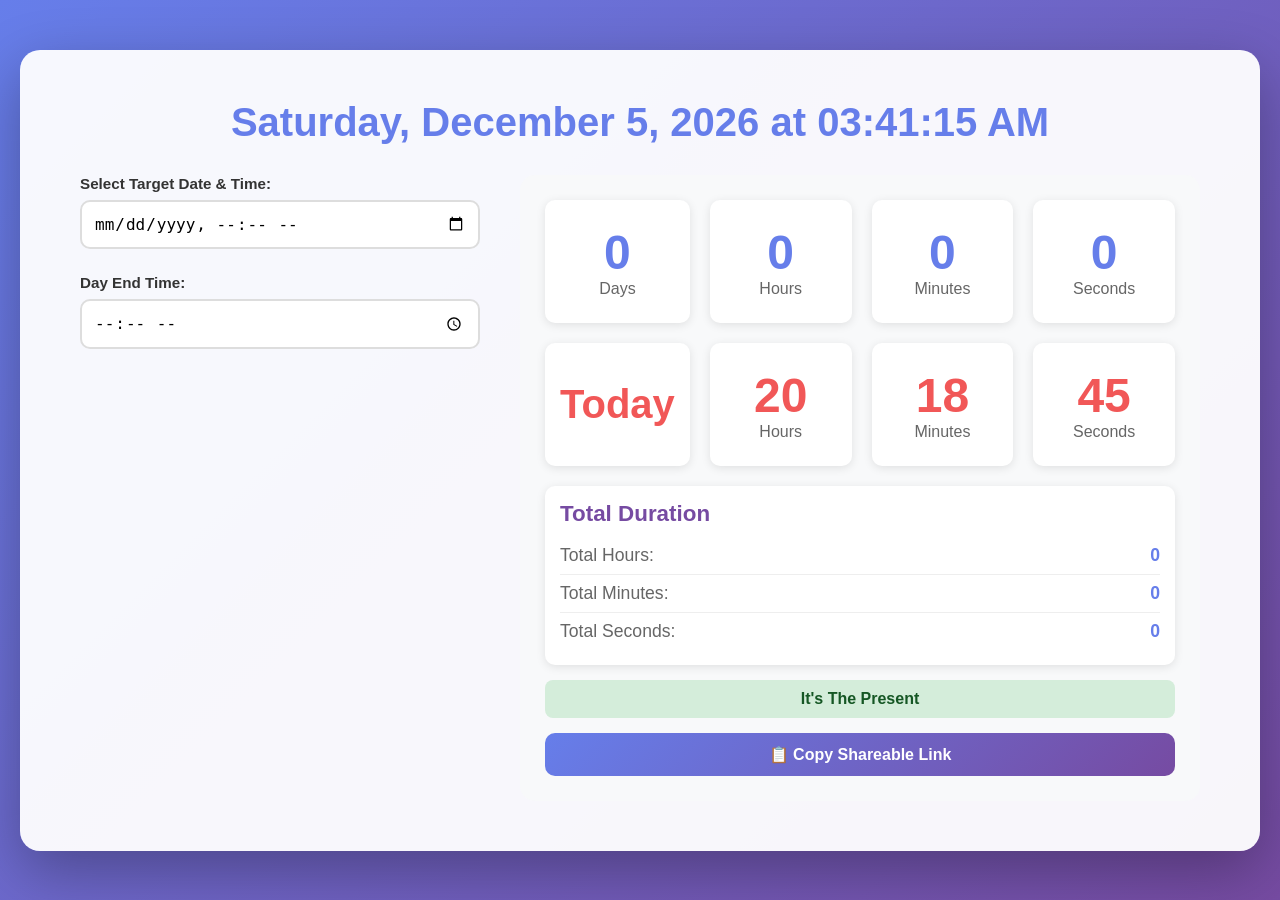
<file: index.html>
<!DOCTYPE html>
<html lang="en">
<head>
    <meta charset="UTF-8">
    <link rel="icon" type="image/png" href="favicon.png">
    <meta name="viewport" content="width=device-width, initial-scale=1.0">
    <title>Date Countdown</title>
    <link rel="stylesheet" href="style.css">
</head>
<body class="loading no-overflow">
    <div class="container">
        <h1 id="currentTime"></h1>
        
        <div class="main-content">
            <div class="left-panel">
                <div class="input-group">
                    <label for="targetDateTime">Select Target Date & Time:</label>
                    <input type="datetime-local" id="targetDateTime">
                </div>
                
                <div class="input-group">
                    <label for="dayEndTime">Day End Time:</label>
                    <input type="time" id="dayEndTime">
                </div>
            </div>

            <div class="result" id="result">
                <div class="time-grid">
                    <span class="time-box">
                        <span class="time-value" id="days">0</span>
                        <span class="time-label">Days</span>
                    </span>
                    <span class="time-box">
                        <span class="time-value" id="hours">0</span>
                        <span class="time-label">Hours</span>
                    </span>
                    <span class="time-box">
                        <span class="time-value" id="minutes">0</span>
                        <span class="time-label">Minutes</span>
                    </span>
                    <span class="time-box">
                        <span class="time-value" id="seconds">0</span>
                        <span class="time-label">Seconds</span>
                    </span>
                    
                    <span class="today time-box">
                      <span class="time-title">Today</span>
                    </span>

                    <span class="today time-box">
                        <span class="time-value" id="DEH">0</span>
                        <span class="time-label">Hours</span>
                    </span>
                    <span class="today time-box">
                        <span class="time-value" id="DEM">0</span>
                        <span class="time-label">Minutes</span>
                    </span>
                    <span class="today time-box">
                        <span class="time-value" id="DES">0</span>
                        <span class="time-label">Seconds</span>
                    </span>
                </div>


                <div class="total-section">
                    <h3>Total Duration</h3>
                    <div class="total-item">
                        <span class="total-label">Total Hours:</span>
                        <span class="total-value" id="totalHours">0</span>
                    </div>
                    <div class="total-item">
                        <span class="total-label">Total Minutes:</span>
                        <span class="total-value" id="totalMinutes">0</span>
                    </div>
                    <div class="total-item">
                        <span class="total-label">Total Seconds:</span>
                        <span class="total-value" id="totalSeconds">0</span>
                    </div>
                </div>

                <div class="direction" id="direction"></div>

                <button class="share-btn" id="shareBtn">📋 Copy Shareable Link</button>
            </div>
        </div>
    </div>

    <script src="preserve_selection.js"></script>
    <script src="script.js"></script>

</body>
</html>
</file>
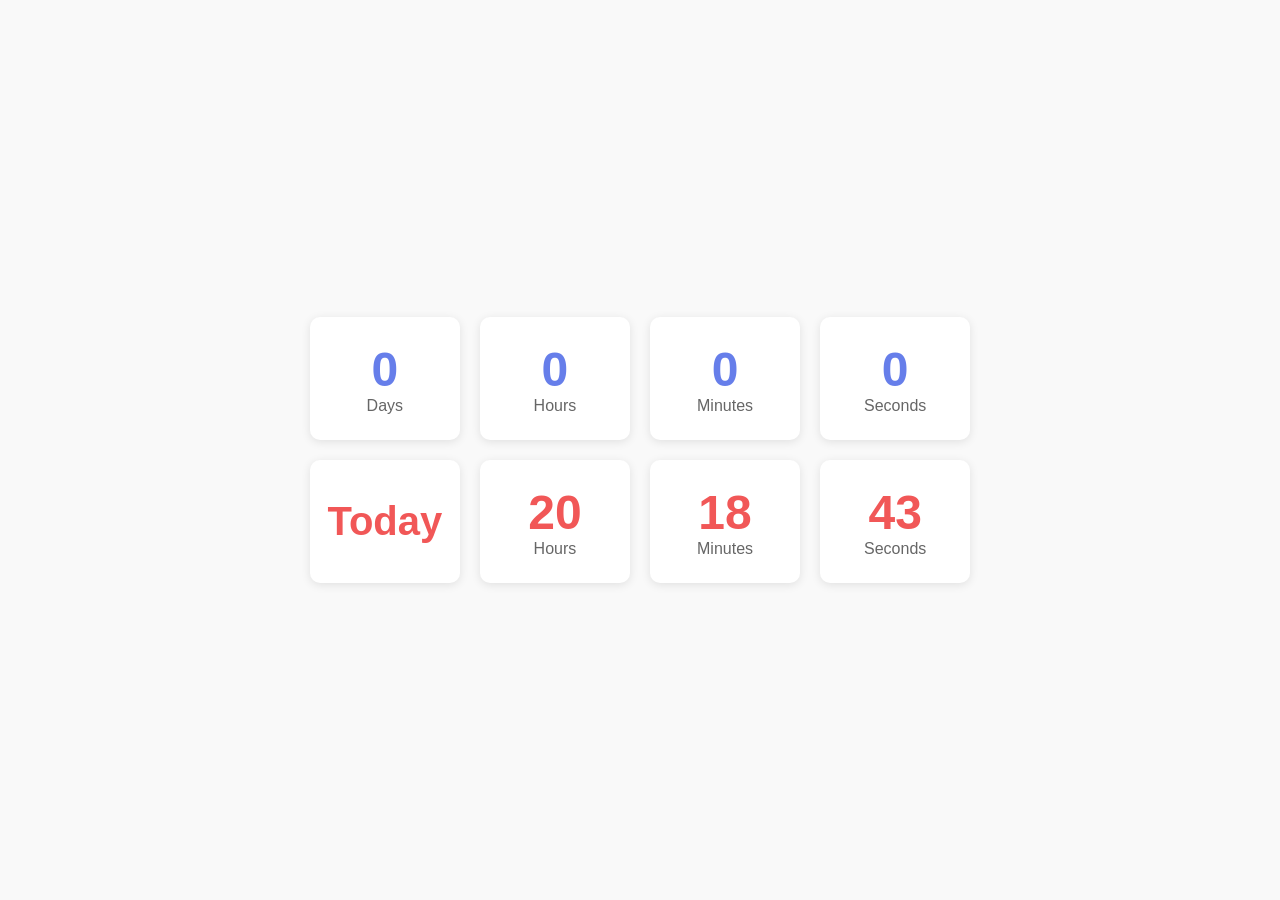
<file: mini/index.html>
<!DOCTYPE html>
<html lang="en">
<head>
    <meta charset="UTF-8">
    <link rel="icon" type="image/png" href="../favicon.png">
    <meta name="viewport" content="width=device-width, initial-scale=1.0">
    <title>Date Countdown (mini)</title>
    <link rel="stylesheet" href="../style.css">
    <link rel="stylesheet" href="style.css">
</head>
<body class="no-overflow">
    <div class="time-grid">
        <span class="time-box">
            <span class="time-value" id="days">0</span>
            <span class="time-label">Days</span>
        </span>
        <span class="time-box">
            <span class="time-value" id="hours">0</span>
            <span class="time-label">Hours</span>
        </span>
        <span class="time-box">
            <span class="time-value" id="minutes">0</span>
            <span class="time-label">Minutes</span>
        </span>
        <span class="time-box">
            <span class="time-value" id="seconds">0</span>
            <span class="time-label">Seconds</span>
        </span>
        
        <span class="today time-box">
          <span class="time-title">Today</span>
        </span>

        <span class="today time-box">
            <span class="time-value" id="DEH">0</span>
            <span class="time-label">Hours</span>
        </span>
        <span class="today time-box">
            <span class="time-value" id="DEM">0</span>
            <span class="time-label">Minutes</span>
        </span>
        <span class="today time-box">
            <span class="time-value" id="DES">0</span>
            <span class="time-label">Seconds</span>
        </span>
    </div>
    <script src="../preserve_selection.js"></script>
    <script src="script.js"></script>

</body>
</html>
</file>
<file: style.css>
* {
  margin: 0;
  padding: 0;
  box-sizing: border-box
}
body > :not(.loading) {
  transition: transform .3s ease-out,opacity 350ms linear
}
.no-overflow {
  overflow: hidden
}
body.loading > :not(.loading) {
  opacity: 0;
  transform: translateY(100px)
}
body > .loading {
  position: fixed!important
}
body:not(.loading) .loading {
  display: none
}
.temp-title {
  font-size: 3rem;
  font-weight: 700;
  color: #fff
}
body {
  font-family: 'Segoe UI',Tahoma,Geneva,Verdana,sans-serif;
  background: linear-gradient(135deg,#667eea 0,#764ba2 100%);
  min-height: 100vh;
  display: flex;
  justify-content: center;
  align-items: center;
  padding: 20px;
  overflow-x: hidden
}
.container {
  background: rgba(255,255,255,.95);
  border-radius: 20px;
  padding: 40px;
  box-shadow: 0 20px 60px rgba(0,0,0,.3);
  max-width: 1400px;
  width: 100%
}
@media (min-width:1024px) {
  .container {
    padding: 50px 60px
  }
  h1 {
    font-size: 2.5rem!important
  }
  .main-content {
    display: grid;
    grid-template-columns: 400px 1fr;
    gap: 40px;
    align-items: start
  }
}
h1 {
  color: #667eea;
  text-align: center;
  margin-bottom: 30px;
  font-size: 2rem;
  font-weight: 600
}
.input-group {
  margin-bottom: 25px
}
label {
  display: block;
  margin-bottom: 8px;
  color: #333;
  font-weight: 600;
  font-size: .95rem
}
input[type=datetime-local],
input[type=time] {
  width: 100%;
  padding: 12px;
  border: 2px solid #ddd;
  border-radius: 10px;
  font-size: 1rem;
  transition: border-color .3s
}
input[type=datetime-local]:focus,
input[type=time]:focus {
  outline: 0;
  border-color: #667eea
}
.current-time {
  background: linear-gradient(135deg,#667eea 0,#764ba2 100%);
  color: #fff;
  padding: 15px;
  border-radius: 10px;
  text-align: center;
  margin-bottom: 25px;
  font-size: 1.1rem
}
.result {
  background: #f8f9fa;
  padding: 25px;
  border-radius: 15px
}
.result h2 {
  color: #667eea;
  margin-bottom: 20px;
  text-align: center;
  font-size: 1.5rem
}
.time-grid {
  display: grid;
  grid-template-columns: repeat(4,1fr);
  gap: 20px;
  margin-bottom: 20px
}
.time-grid > * {
  display: inline-block
}
.time-box {
  background: #fff;
  padding: 25px 15px;
  border-radius: 10px;
  text-align: center;
  box-shadow: 0 2px 10px rgba(0,0,0,.1)
}
.time-value {
  font-size: 3rem
}
.time-title {
  font-size: 2.5rem
}
.time-title,
.time-value {
  font-weight: 700;
  color: #667eea;
  display: inline-block;
  width: 100%
}
.today .time-title,
.today .time-value {
  color: #f15757!important
}
.time-title {
  display: flex;
  height: 100%;
  justify-content: center;
  align-items: center
}
.time-label {
  user-select: none;
  font-size: 1rem!important;
  color: #666;
  margin-top: 5px
}
.total-section {
  background: #fff;
  padding: 15px;
  border-radius: 10px;
  box-shadow: 0 2px 10px rgba(0,0,0,.1)
}
.total-section h3 {
  color: #764ba2;
  margin-bottom: 10px;
  font-size: 1.4rem
}
.time-grid .label {
  min-width: 14%;
  color: #764ba2
}
.time-grid .value {
  display: flex;
  align-items: center;
  gap: 10px;
  font-size: 1.4rem;
  font-weight: 600;
  color: #667eea
}
.total-item {
  font-size: 1.1rem;
  display: flex;
  justify-content: space-between;
  padding: 8px 0;
  border-bottom: 1px solid #eee
}
.total-item:last-child {
  border-bottom: none
}
.total-label {
  color: #666
}
.total-value {
  color: #667eea;
  font-weight: 600
}
.direction {
  text-align: center;
  padding: 10px;
  margin-top: 15px;
  border-radius: 8px;
  font-weight: 600
}
.future {
  background: #d4edda;
  color: #155724
}
.past {
  background: #f8d7da;
  color: #721c24
}
.share-btn {
  width: 100%;
  padding: 12px;
  margin-top: 15px;
  background: linear-gradient(135deg,#667eea 0,#764ba2 100%);
  color: #fff;
  border: none;
  border-radius: 10px;
  font-size: 1rem;
  font-weight: 600;
  cursor: pointer;
  transition: transform .2s,box-shadow .2s
}
.share-btn:hover {
  transform: translateY(-2px);
  box-shadow: 0 5px 15px rgba(102,126,234,.4)
}
.share-btn:active {
  transform: translateY(0)
}
.copied-notification {
  position: fixed;
  top: 20px;
  right: 20px;
  background: #28a745;
  color: #fff;
  padding: 15px 25px;
  border-radius: 10px;
  box-shadow: 0 5px 15px rgba(0,0,0,.3);
  animation: slideIn .3s ease-out;
  z-index: 1000
}
@keyframes slideIn {
  from {
    transform: translateX(400px);
    opacity: 0
  }
  to {
    transform: translateX(0);
    opacity: 1
  }
}
@media (max-width:1024px) {
  .time-box {
    padding: 25px 15px
  }
  .time-title,
  .time-value {
    font-size: 2.8rem
  }
  .time-label {
    font-size: 1rem
  }
}
@media (max-width:700px) {
  body {
    padding: 12px
  }
  .time-box {
    padding: 20px 12px
  }
  .time-title {
    font-size: 2.12rem
  }
  .time-value {
    font-size: 2.35rem
  }
  .time-label {
    font-size: 1rem
  }
}
</file>
<file: mini/style.css>
body {
  background: #f9f9f9
}
.time-grid {
  grid-template-columns: repeat(4,1fr);
  gap: 20px;
  margin: 0
}
</file>
